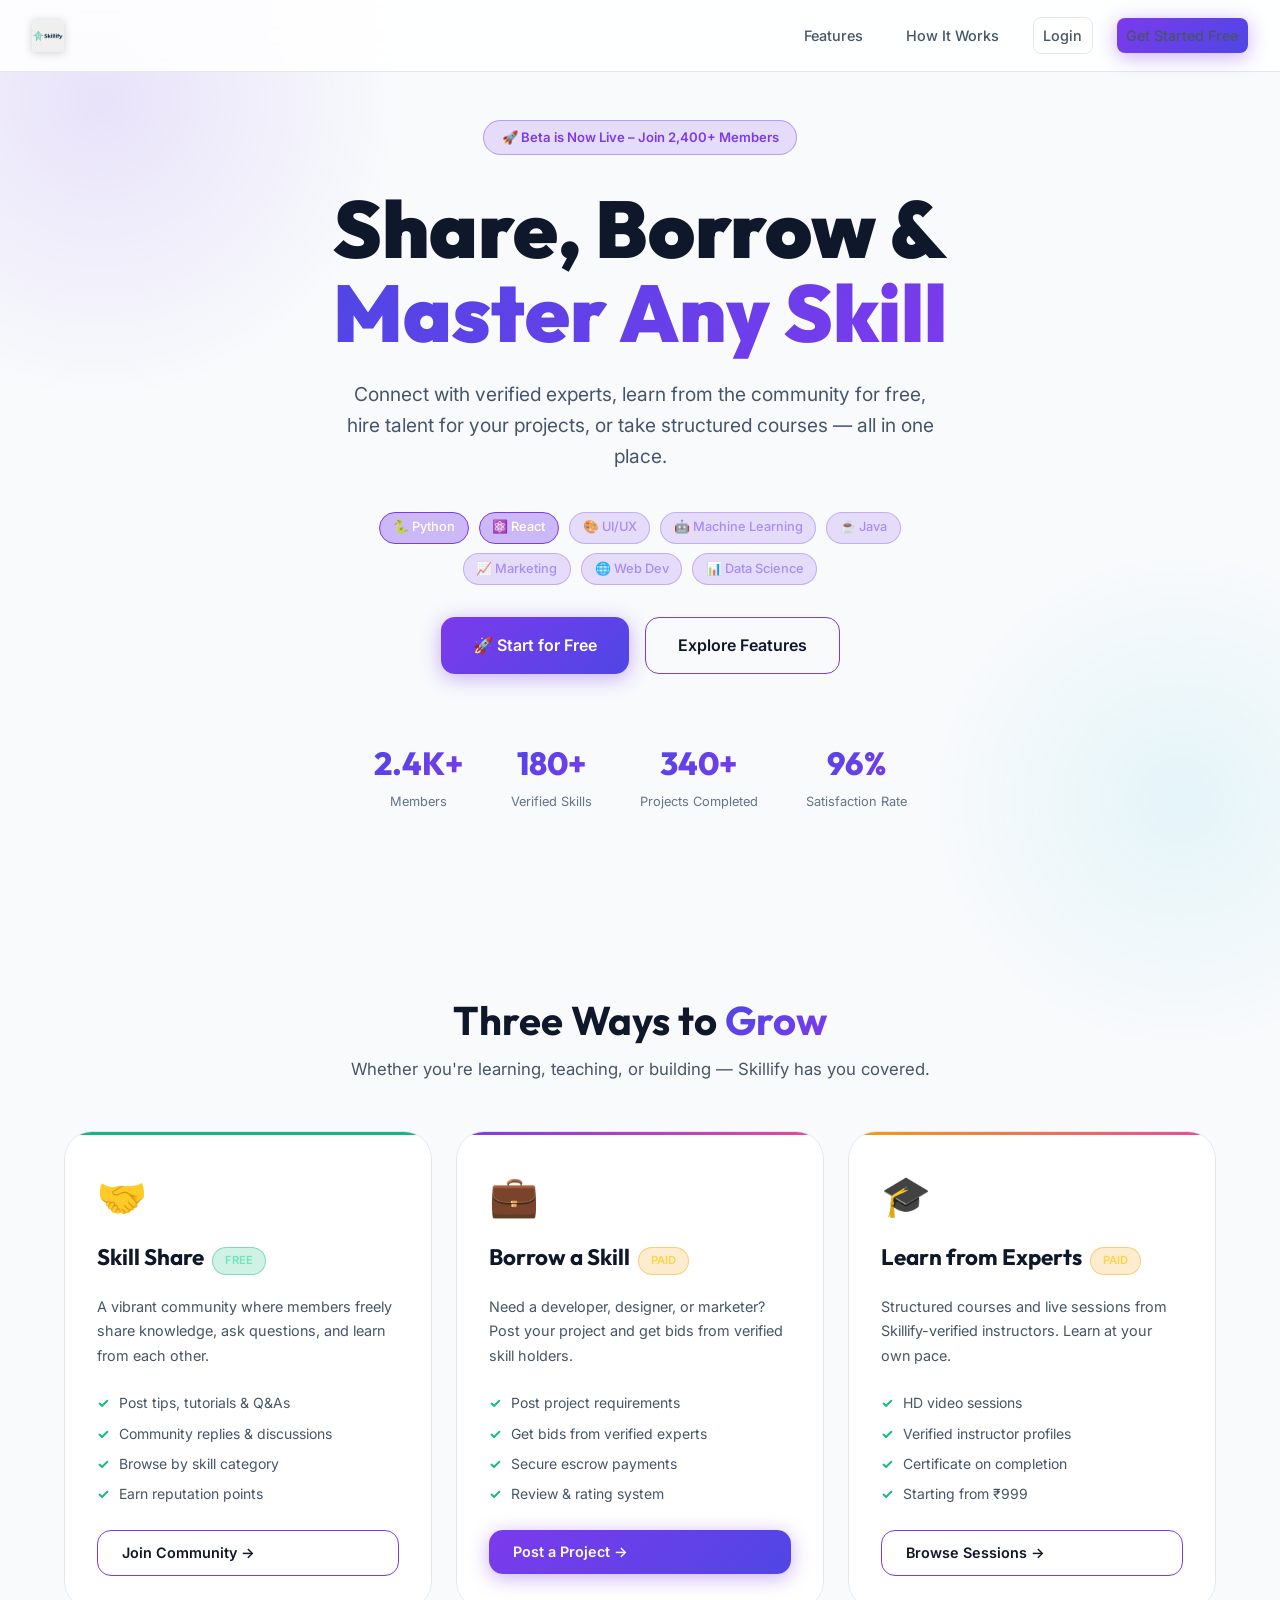
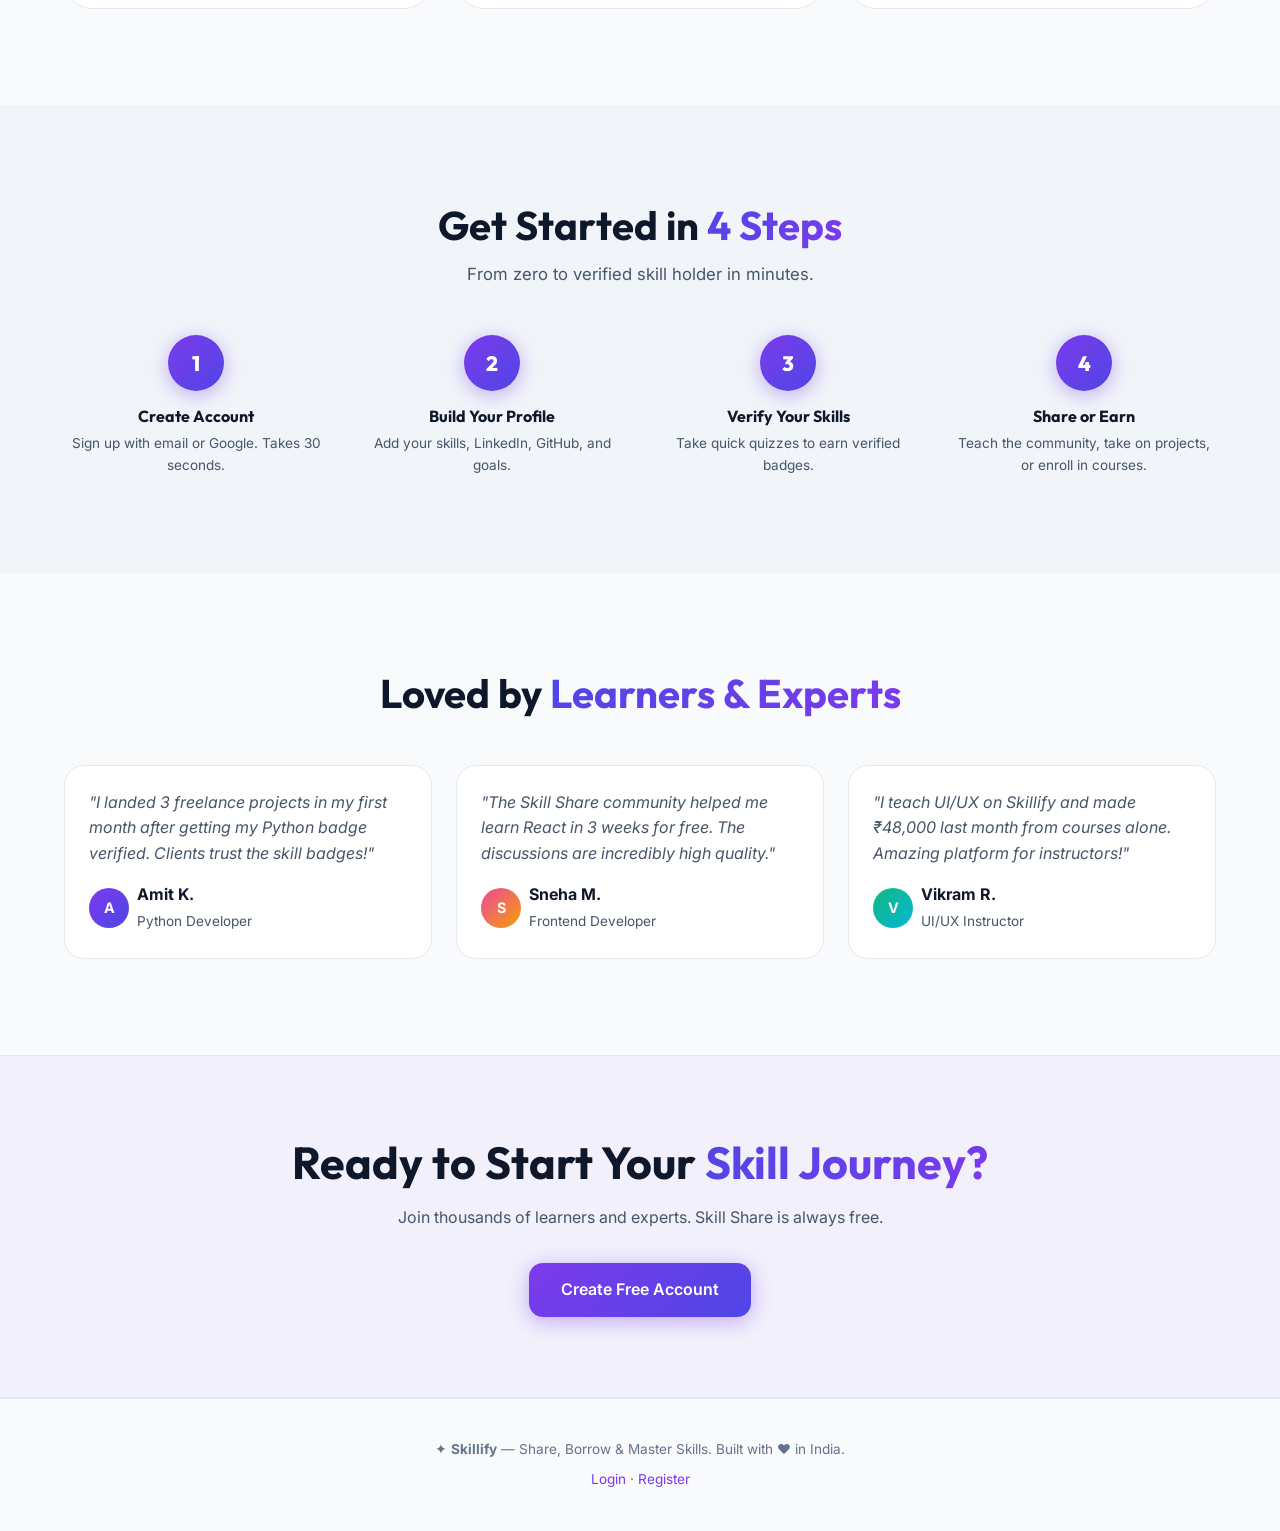
<file: frontend/index.html>
<!DOCTYPE html>
<html lang="en">

<head>
  <meta charset="UTF-8" />
  <meta name="viewport" content="width=device-width, initial-scale=1.0" />
  <title>Skillify – Share, Borrow & Master Skills</title>
  <meta name="description"
    content="Skillify is the ultimate skill-sharing platform. Learn for free, hire experts, or take structured courses from verified professionals." />
  <link rel="stylesheet" href="styles/main.css" />
  <style>
    /* Landing-specific styles */
    .hero {
      min-height: 100vh;
      display: flex;
      align-items: center;
      justify-content: center;
      text-align: center;
      padding: 6rem 1.5rem 4rem;
      position: relative;
      z-index: 1;
    }

    .hero-badge {
      display: inline-flex;
      align-items: center;
      gap: 0.5rem;
      background: rgba(124, 58, 237, 0.15);
      border: 1px solid rgba(124, 58, 237, 0.4);
      border-radius: var(--radius-full);
      padding: 0.4rem 1.1rem;
      font-size: 0.82rem;
      font-weight: 600;
      color: var(--violet);
      margin-bottom: 2rem;
      animation: fadeIn 0.8s ease;
    }

    .hero h1 {
      font-size: clamp(2.5rem, 7vw, 5rem);
      font-weight: 900;
      line-height: 1.05;
      margin-bottom: 1.5rem;
      animation: slideUp 0.8s ease 0.1s both;
    }

    .hero p {
      font-size: clamp(1rem, 2vw, 1.2rem);
      color: var(--text-secondary);
      max-width: 600px;
      margin: 0 auto 2.5rem;
      animation: slideUp 0.8s ease 0.2s both;
    }

    .hero-cta {
      display: flex;
      gap: 1rem;
      justify-content: center;
      flex-wrap: wrap;
      animation: slideUp 0.8s ease 0.3s both;
    }

    .hero-stats {
      display: flex;
      gap: 3rem;
      justify-content: center;
      margin-top: 4rem;
      flex-wrap: wrap;
      animation: slideUp 0.8s ease 0.4s both;
    }

    .hero-stat {
      text-align: center;
    }

    .hero-stat-num {
      font-family: 'Outfit', sans-serif;
      font-size: 2rem;
      font-weight: 800;
      background: var(--grad-text);
      -webkit-background-clip: text;
      -webkit-text-fill-color: transparent;
      background-clip: text;
    }

    .hero-stat-label {
      font-size: 0.8rem;
      color: var(--text-muted);
      margin-top: 0.2rem;
    }

    /* Floating skill chips in hero */
    .hero-chips {
      display: flex;
      flex-wrap: wrap;
      gap: 0.6rem;
      justify-content: center;
      margin: 2rem auto;
      max-width: 600px;
      animation: slideUp 0.8s ease 0.35s both;
    }

    /* Tiers section */
    .tier-card {
      border-radius: var(--radius-xl);
      padding: 2rem;
      background: var(--bg-card);
      border: 1px solid var(--border);
      transition: var(--transition);
      position: relative;
      overflow: hidden;
    }

    .tier-card::before {
      content: '';
      position: absolute;
      top: 0;
      left: 0;
      right: 0;
      height: 3px;
    }

    .tier-free::before {
      background: var(--green);
    }

    .tier-borrow::before {
      background: linear-gradient(90deg, var(--violet), var(--pink));
    }

    .tier-learn::before {
      background: linear-gradient(90deg, var(--amber), var(--pink));
    }

    .tier-card:hover {
      transform: translateY(-8px);
      border-color: var(--border-active);
      box-shadow: var(--shadow-glow-hover);
    }

    .tier-icon {
      font-size: 2.5rem;
      margin-bottom: 1rem;
      display: block;
    }

    .tier-card h3 {
      font-size: 1.4rem;
      margin-bottom: 0.5rem;
    }

    .tier-card p {
      color: var(--text-secondary);
      font-size: 0.9rem;
      line-height: 1.7;
      margin-bottom: 1.5rem;
    }

    .tier-features {
      display: flex;
      flex-direction: column;
      gap: 0.5rem;
      margin-bottom: 1.5rem;
    }

    .tier-features li {
      display: flex;
      align-items: center;
      gap: 0.6rem;
      font-size: 0.875rem;
      color: var(--text-secondary);
    }

    .tier-features li::before {
      content: '✓';
      color: var(--green);
      font-weight: 700;
    }

    /* How it works */
    .steps-grid {
      display: grid;
      grid-template-columns: repeat(auto-fit, minmax(200px, 1fr));
      gap: 2rem;
    }

    .step {
      text-align: center;
    }

    .step-num {
      width: 56px;
      height: 56px;
      border-radius: 50%;
      background: var(--grad-primary);
      display: flex;
      align-items: center;
      justify-content: center;
      font-family: 'Outfit', sans-serif;
      font-size: 1.3rem;
      font-weight: 800;
      color: #fff;
      margin: 0 auto 1rem;
      box-shadow: 0 4px 20px rgba(124, 58, 237, 0.4);
    }

    .step h4 {
      font-size: 1rem;
      margin-bottom: 0.4rem;
    }

    .step p {
      font-size: 0.85rem;
      color: var(--text-secondary);
    }

    /* Testimonials */
    .testimonial-card {
      background: var(--bg-card);
      border: 1px solid var(--border);
      border-radius: var(--radius-lg);
      padding: 1.5rem;
    }

    .testimonial-card p {
      color: var(--text-secondary);
      font-style: italic;
      margin-bottom: 1rem;
    }

    /* CTA Section */
    .cta-section {
      text-align: center;
      padding: 5rem 1.5rem;
      background: rgba(124, 58, 237, 0.05);
      border-top: 1px solid var(--border);
      border-bottom: 1px solid var(--border);
    }

    .cta-section h2 {
      font-size: clamp(1.8rem, 4vw, 2.8rem);
      margin-bottom: 1rem;
    }

    .cta-section p {
      color: var(--text-secondary);
      margin-bottom: 2rem;
    }

    /* Footer */
    footer {
      padding: 2.5rem;
      text-align: center;
      color: var(--text-muted);
      font-size: 0.85rem;
      border-top: 1px solid var(--border);
    }

    footer a {
      color: var(--violet);
    }
  </style>
</head>

<body>

  <!-- Navigation -->
  <nav class="nav">
    <a href="index.html" class="nav-logo"><img src="logo.png" alt="Skillify" style="height:32px;width:auto;vertical-align:middle;filter:drop-shadow(0 1px 4px rgba(0,0,0,0.18));"></a>
    <div class="nav-links">
      <a href="#tiers" class="nav-desktop">Features</a>
      <a href="#how-it-works" class="nav-desktop">How It Works</a>
      <a href="auth.html?mode=login" class="btn btn-glass btn-sm">Login</a>
      <a href="auth.html?mode=register" class="btn btn-primary btn-sm">Get Started Free</a>
    </div>
  </nav>

  <!-- HERO -->
  <section class="hero">
    <div>
      <div class="hero-badge">🚀 Beta is Now Live – Join 2,400+ Members</div>
      <h1>
        Share, Borrow &<br />
        <span class="gradient-text">Master Any Skill</span>
      </h1>
      <p>Connect with verified experts, learn from the community for free, hire talent for your projects, or take
        structured courses — all in one place.</p>
      <div class="hero-chips">
        <span class="chip selected">🐍 Python</span>
        <span class="chip selected">⚛️ React</span>
        <span class="chip">🎨 UI/UX</span>
        <span class="chip">🤖 Machine Learning</span>
        <span class="chip">☕ Java</span>
        <span class="chip">📈 Marketing</span>
        <span class="chip">🌐 Web Dev</span>
        <span class="chip">📊 Data Science</span>
      </div>
      <div class="hero-cta">
        <a href="auth.html?mode=register" class="btn btn-primary btn-lg">🚀 Start for Free</a>
        <a href="#tiers" class="btn btn-outline btn-lg">Explore Features</a>
      </div>
      <div class="hero-stats">
        <div class="hero-stat">
          <div class="hero-stat-num">2.4K+</div>
          <div class="hero-stat-label">Members</div>
        </div>
        <div class="hero-stat">
          <div class="hero-stat-num">180+</div>
          <div class="hero-stat-label">Verified Skills</div>
        </div>
        <div class="hero-stat">
          <div class="hero-stat-num">340+</div>
          <div class="hero-stat-label">Projects Completed</div>
        </div>
        <div class="hero-stat">
          <div class="hero-stat-num">96%</div>
          <div class="hero-stat-label">Satisfaction Rate</div>
        </div>
      </div>
    </div>
  </section>

  <!-- TIERS -->
  <section class="section" id="tiers">
    <div class="container">
      <div class="section-header">
        <h2>Three Ways to <span class="gradient-text">Grow</span></h2>
        <p>Whether you're learning, teaching, or building — Skillify has you covered.</p>
      </div>
      <div class="grid-3">

        <!-- Tier 1: Free -->
        <div class="tier-card tier-free slide-up">
          <span class="tier-icon">🤝</span>
          <div class="flex items-center gap-1 mb-2">
            <h3>Skill Share</h3>
            <span class="badge badge-free">FREE</span>
          </div>
          <p>A vibrant community where members freely share knowledge, ask questions, and learn from each other.</p>
          <ul class="tier-features">
            <li>Post tips, tutorials & Q&As</li>
            <li>Community replies & discussions</li>
            <li>Browse by skill category</li>
            <li>Earn reputation points</li>
          </ul>
          <a href="auth.html?mode=register" class="btn btn-outline w-full">Join Community →</a>
        </div>

        <!-- Tier 2: Borrow -->
        <div class="tier-card tier-borrow slide-up" style="animation-delay:0.1s">
          <span class="tier-icon">💼</span>
          <div class="flex items-center gap-1 mb-2">
            <h3>Borrow a Skill</h3>
            <span class="badge badge-paid">PAID</span>
          </div>
          <p>Need a developer, designer, or marketer? Post your project and get bids from verified skill holders.</p>
          <ul class="tier-features">
            <li>Post project requirements</li>
            <li>Get bids from verified experts</li>
            <li>Secure escrow payments</li>
            <li>Review & rating system</li>
          </ul>
          <a href="auth.html?mode=register" class="btn btn-primary w-full">Post a Project →</a>
        </div>

        <!-- Tier 3: Learn -->
        <div class="tier-card tier-learn slide-up" style="animation-delay:0.2s">
          <span class="tier-icon">🎓</span>
          <div class="flex items-center gap-1 mb-2">
            <h3>Learn from Experts</h3>
            <span class="badge badge-paid">PAID</span>
          </div>
          <p>Structured courses and live sessions from Skillify-verified instructors. Learn at your own pace.</p>
          <ul class="tier-features">
            <li>HD video sessions</li>
            <li>Verified instructor profiles</li>
            <li>Certificate on completion</li>
            <li>Starting from ₹999</li>
          </ul>
          <a href="auth.html?mode=register" class="btn btn-outline w-full">Browse Sessions →</a>
        </div>

      </div>
    </div>
  </section>

  <!-- HOW IT WORKS -->
  <section class="section" id="how-it-works" style="background: #f1f5f9;">
    <div class="container">
      <div class="section-header">
        <h2>Get Started in <span class="gradient-text">4 Steps</span></h2>
        <p>From zero to verified skill holder in minutes.</p>
      </div>
      <div class="steps-grid">
        <div class="step slide-up">
          <div class="step-num">1</div>
          <h4>Create Account</h4>
          <p>Sign up with email or Google. Takes 30 seconds.</p>
        </div>
        <div class="step slide-up" style="animation-delay:0.1s">
          <div class="step-num">2</div>
          <h4>Build Your Profile</h4>
          <p>Add your skills, LinkedIn, GitHub, and goals.</p>
        </div>
        <div class="step slide-up" style="animation-delay:0.2s">
          <div class="step-num">3</div>
          <h4>Verify Your Skills</h4>
          <p>Take quick quizzes to earn verified badges.</p>
        </div>
        <div class="step slide-up" style="animation-delay:0.3s">
          <div class="step-num">4</div>
          <h4>Share or Earn</h4>
          <p>Teach the community, take on projects, or enroll in courses.</p>
        </div>
      </div>
    </div>
  </section>

  <!-- TESTIMONIALS -->
  <section class="section">
    <div class="container">
      <div class="section-header">
        <h2>Loved by <span class="gradient-text">Learners & Experts</span></h2>
      </div>
      <div class="grid-3">
        <div class="testimonial-card">
          <p>"I landed 3 freelance projects in my first month after getting my Python badge verified. Clients trust the
            skill badges!"</p>
          <div class="flex items-center gap-1">
            <div class="avatar">A</div>
            <div><strong>Amit K.</strong><br /><span class="txt-sm txt-muted">Python Developer</span></div>
          </div>
        </div>
        <div class="testimonial-card" style="animation-delay:0.1s">
          <p>"The Skill Share community helped me learn React in 3 weeks for free. The discussions are incredibly high
            quality."</p>
          <div class="flex items-center gap-1">
            <div class="avatar" style="background: linear-gradient(135deg,#ec4899,#f59e0b)">S</div>
            <div><strong>Sneha M.</strong><br /><span class="txt-sm txt-muted">Frontend Developer</span></div>
          </div>
        </div>
        <div class="testimonial-card" style="animation-delay:0.2s">
          <p>"I teach UI/UX on Skillify and made ₹48,000 last month from courses alone. Amazing platform for
            instructors!"</p>
          <div class="flex items-center gap-1">
            <div class="avatar" style="background: linear-gradient(135deg,#10b981,#06b6d4)">V</div>
            <div><strong>Vikram R.</strong><br /><span class="txt-sm txt-muted">UI/UX Instructor</span></div>
          </div>
        </div>
      </div>
    </div>
  </section>

  <!-- CTA -->
  <div class="cta-section">
    <h2>Ready to Start Your <span class="gradient-text">Skill Journey?</span></h2>
    <p>Join thousands of learners and experts. Skill Share is always free.</p>
    <a href="auth.html?mode=register" class="btn btn-primary btn-lg">Create Free Account</a>
  </div>

  <!-- FOOTER -->
  <footer>
    <p>✦ <strong>Skillify</strong> — Share, Borrow & Master Skills. Built with ❤️ in India.</p>
    <p class="mt-1"><a href="auth.html?mode=login">Login</a> · <a href="auth.html?mode=register">Register</a></p>
  </footer>

</body>

</html>
</file>
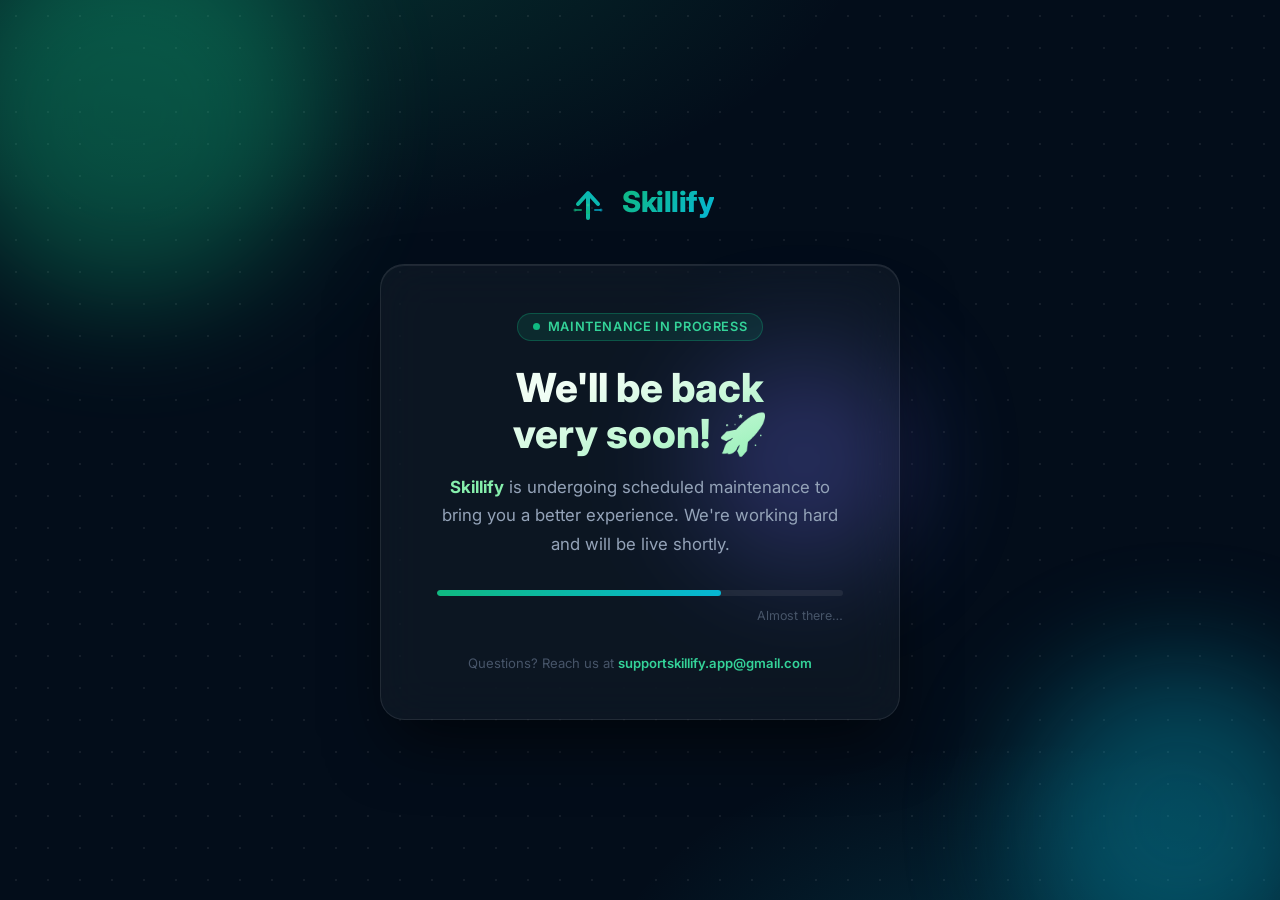
<file: frontend/maintenance.html>
<!DOCTYPE html>
<html lang="en">
<head>
    <meta charset="UTF-8">
    <meta name="viewport" content="width=device-width, initial-scale=1.0">
    <title>Skillify – Under Maintenance</title>
    <link rel="preconnect" href="https://fonts.googleapis.com">
    <link href="https://fonts.googleapis.com/css2?family=Inter:wght@400;500;600;700;800&display=swap" rel="stylesheet">
    <style>
        *, *::before, *::after { box-sizing: border-box; margin: 0; padding: 0; }

        :root {
            --teal:   #10b981;
            --teal-d: #059669;
            --cyan:   #06b6d4;
            --dark:   #030d1a;
            --card:   rgba(255,255,255,0.04);
            --border: rgba(255,255,255,0.09);
            --text:   #f0fdf4;
            --sub:    #94a3b8;
        }

        html, body {
            height: 100%;
            font-family: 'Inter', sans-serif;
            background: var(--dark);
            color: var(--text);
            overflow: hidden;
        }

        /* ── animated mesh background ── */
        .bg {
            position: fixed; inset: 0; z-index: 0;
            background: radial-gradient(ellipse 80% 60% at 20% -10%, rgba(16,185,129,.22) 0%, transparent 60%),
                        radial-gradient(ellipse 60% 50% at 80% 110%, rgba(6,182,212,.18) 0%, transparent 55%),
                        var(--dark);
        }

        /* ── floating orbs ── */
        .orb {
            position: fixed; border-radius: 50%;
            filter: blur(60px); opacity: .35; animation: drift 18s ease-in-out infinite alternate;
        }
        .orb-1 { width: 380px; height: 380px; background: #10b981; top: -80px;  left: -60px;  animation-duration: 20s; }
        .orb-2 { width: 320px; height: 320px; background: #06b6d4; bottom: -80px; right: -60px; animation-duration: 15s; animation-delay: -5s; }
        .orb-3 { width: 200px; height: 200px; background: #6366f1; top: 40%; left: 55%; animation-duration: 25s; animation-delay: -10s; }

        @keyframes drift {
            from { transform: translate(0,0) scale(1); }
            to   { transform: translate(30px, 40px) scale(1.08); }
        }

        /* ── grid dots ── */
        .grid {
            position: fixed; inset: 0; z-index: 0;
            background-image: radial-gradient(rgba(255,255,255,.07) 1px, transparent 1px);
            background-size: 32px 32px;
        }

        /* ── centre layout ── */
        .scene {
            position: relative; z-index: 10;
            display: flex; flex-direction: column; align-items: center; justify-content: center;
            min-height: 100vh; padding: 2rem;
            gap: 2.5rem;
        }

        /* ── logo ── */
        .logo-wrap {
            display: flex; align-items: center; gap: 12px;
            animation: fadeDown .7s cubic-bezier(.16,1,.3,1) both;
        }
        /* inline SVG arrow filled with teal gradient */
        .logo-wrap svg.icon { width: 44px; height: 44px; }
        .logo-text {
            font-size: 1.8rem; font-weight: 800; letter-spacing: -.5px;
            background: linear-gradient(130deg, #10b981, #06b6d4);
            -webkit-background-clip: text; -webkit-text-fill-color: transparent;
            background-clip: text;
        }

        /* ── card ── */
        .card {
            background: var(--card);
            border: 1px solid var(--border);
            border-radius: 24px;
            padding: 3rem 3.5rem;
            text-align: center;
            max-width: 520px; width: 100%;
            backdrop-filter: blur(24px);
            box-shadow: 0 32px 64px -12px rgba(0,0,0,.6), inset 0 1px 0 rgba(255,255,255,.08);
            animation: fadeUp .8s .15s cubic-bezier(.16,1,.3,1) both;
        }

        .status-chip {
            display: inline-flex; align-items: center; gap: 8px;
            background: rgba(16,185,129,.12);
            border: 1px solid rgba(16,185,129,.3);
            color: #34d399;
            font-size: .8rem; font-weight: 600; letter-spacing: .05em;
            padding: .35rem .9rem; border-radius: 999px;
            margin-bottom: 1.5rem;
        }
        .status-chip .dot {
            width: 7px; height: 7px; border-radius: 50%;
            background: #10b981;
            animation: blink 1.4s ease-in-out infinite;
        }

        h1 {
            font-size: clamp(1.9rem, 4vw, 2.5rem);
            font-weight: 800; line-height: 1.15;
            margin-bottom: 1rem;
            background: linear-gradient(160deg, #f0fdf4 30%, #86efac);
            -webkit-background-clip: text; -webkit-text-fill-color: transparent;
            background-clip: text;
        }

        p {
            color: var(--sub);
            font-size: 1.05rem; line-height: 1.7;
            margin-bottom: 2rem;
        }

        /* Progress bar */
        .progress-wrap {
            background: rgba(255,255,255,.07);
            border-radius: 999px; height: 6px;
            overflow: hidden; margin-bottom: .75rem;
        }
        .progress-bar {
            height: 100%;
            background: linear-gradient(90deg, #10b981, #06b6d4);
            border-radius: 999px;
            width: 70%;
            animation: progress 3s ease-in-out infinite alternate;
        }
        .progress-label {
            font-size: .78rem; color: #475569; text-align: right;
        }

        /* Social / contact row */
        .contact {
            margin-top: 2rem;
            font-size: .82rem; color: #475569;
        }
        .contact a { color: #34d399; text-decoration: none; font-weight: 600; }
        .contact a:hover { text-decoration: underline; }

        /* ── animations ── */
        @keyframes fadeDown {
            from { opacity: 0; transform: translateY(-20px); }
            to   { opacity: 1; transform: translateY(0); }
        }
        @keyframes fadeUp {
            from { opacity: 0; transform: translateY(30px); }
            to   { opacity: 1; transform: translateY(0); }
        }
        @keyframes blink {
            0%, 100% { opacity: 1; } 50% { opacity: .3; }
        }
        @keyframes progress {
            from { width: 60%; } to { width: 82%; }
        }

        /* ── responsive ── */
        @media (max-width: 500px) {
            .card { padding: 2rem 1.5rem; }
        }
    </style>
</head>
<body>

<div class="bg"></div>
<div class="grid"></div>
<div class="orb orb-1"></div>
<div class="orb orb-2"></div>
<div class="orb orb-3"></div>

<div class="scene">

    <!-- Logo (inline SVG – always visible, no file path needed) -->
    <div class="logo-wrap">
        <svg class="icon" viewBox="0 0 44 44" fill="none" xmlns="http://www.w3.org/2000/svg">
            <defs>
                <linearGradient id="g1" x1="0" y1="44" x2="44" y2="0" gradientUnits="userSpaceOnUse">
                    <stop stop-color="#10b981"/>
                    <stop offset="1" stop-color="#06b6d4"/>
                </linearGradient>
            </defs>
            <!-- Arrow body -->
            <path d="M22 38V14" stroke="url(#g1)" stroke-width="4" stroke-linecap="round"/>
            <!-- Arrowhead -->
            <path d="M12 24L22 13L32 24" stroke="url(#g1)" stroke-width="4" stroke-linecap="round" stroke-linejoin="round"/>
            <!-- Circuit dots -->
            <circle cx="22" cy="32" r="2.2" fill="#10b981"/>
            <circle cx="22" cy="25" r="1.5" fill="#34d399" opacity=".6"/>
            <!-- Left branch -->
            <path d="M15 30H10" stroke="#10b981" stroke-width="2" stroke-linecap="round" opacity=".7"/>
            <circle cx="9" cy="30" r="1.5" fill="#10b981" opacity=".6"/>
            <!-- Right branch -->
            <path d="M29 30H34" stroke="#06b6d4" stroke-width="2" stroke-linecap="round" opacity=".7"/>
            <circle cx="35" cy="30" r="1.5" fill="#06b6d4" opacity=".6"/>
        </svg>
        <span class="logo-text">Skillify</span>
    </div>

    <!-- Main card -->
    <div class="card">
        <div class="status-chip">
            <span class="dot"></span>
            MAINTENANCE IN PROGRESS
        </div>

        <h1>We'll be back<br>very soon! 🚀</h1>

        <p>
            <strong style="color:#86efac">Skillify</strong> is undergoing scheduled maintenance to bring you a better experience.
            We're working hard and will be live shortly.
        </p>

        <div class="progress-wrap">
            <div class="progress-bar"></div>
        </div>
        <div class="progress-label">Almost there…</div>

        <div class="contact">
            Questions? Reach us at
            <a href="mailto:supportskillify.app@gmail.com">supportskillify.app@gmail.com</a>
        </div>
    </div>

</div>
</body>
</html>
</file>
<file: frontend/styles/main.css>
/* ==========================================================
   Skillify – Global Design System
   Dark Violet Premium Theme with Glassmorphism
   ========================================================== */

@import url('https://fonts.googleapis.com/css2?family=Outfit:wght@300;400;500;600;700;800;900&family=Inter:wght@300;400;500;600&display=swap');

/* ── CSS Variables ── */
:root {
    /* ── Light Theme Design System ── */
    --bg-primary: #f8fafc;
    --bg-secondary: #ffffff;
    --bg-card: #ffffff;
    --bg-card-hover: #f1f5f9;

    --violet: #7c3aed;
    --violet-light: #9b5de5;
    --indigo: #4f46e5;
    --pink: #ec4899;
    --amber: #f59e0b;
    --green: #10b981;
    --red: #ef4444;
    --cyan: #06b6d4;

    --grad-primary: linear-gradient(135deg, #7c3aed, #4f46e5);
    --grad-card: linear-gradient(135deg, rgba(124, 58, 237, 0.05), rgba(79, 70, 229, 0.03));
    --grad-text: linear-gradient(135deg, #4f46e5, #7c3aed);

    --text-primary: #0f172a;
    --text-secondary: #475569;
    --text-muted: #64748b;

    --border: #e2e8f0;
    --border-active: #7c3aed;

    --shadow-card: 0 4px 6px -1px rgba(0, 0, 0, 0.1), 0 2px 4px -1px rgba(0, 0, 0, 0.06);
    --shadow-premium: 0 10px 15px -3px rgba(0, 0, 0, 0.1), 0 4px 6px -2px rgba(0, 0, 0, 0.05);
    --shadow-glow: 0 0 20px rgba(124, 58, 237, 0.08);

    --radius-sm: 8px;
    --radius-md: 14px;
    --radius-lg: 20px;
    --radius-xl: 28px;
    --radius-full: 9999px;

    --transition: all 0.3s cubic-bezier(0.4, 0, 0.2, 1);
    --transition-fast: all 0.15s ease;

    --nav-h: 72px;
}

/* ── Reset ── */
*,
*::before,
*::after {
    box-sizing: border-box;
    margin: 0;
    padding: 0;
}

html {
    scroll-behavior: smooth;
}

body {
    font-family: 'Inter', sans-serif;
    background: var(--bg-primary);
    color: var(--text-primary);
    min-height: 100vh;
    overflow-x: hidden;
    line-height: 1.6;
}

img,
svg {
    max-width: 100%;
    display: block;
}

a {
    text-decoration: none;
    color: inherit;
}

ul {
    list-style: none;
}

button {
    font-family: inherit;
    cursor: pointer;
    border: none;
    outline: none;
}

input,
textarea,
select {
    font-family: inherit;
    outline: none;
}

/* ── Background animated gradient orbs ── */
body::before {
    content: '';
    position: fixed;
    width: 600px;
    height: 600px;
    background: radial-gradient(circle, rgba(124, 58, 237, 0.12) 0%, transparent 70%);
    top: -200px;
    left: -200px;
    pointer-events: none;
    z-index: 0;
    animation: orbFloat 8s ease-in-out infinite;
}

body::after {
    content: '';
    position: fixed;
    width: 500px;
    height: 500px;
    background: radial-gradient(circle, rgba(6, 182, 212, 0.08) 0%, transparent 70%);
    bottom: -150px;
    right: -150px;
    pointer-events: none;
    z-index: 0;
    animation: orbFloat 10s ease-in-out infinite reverse;
}

@keyframes orbFloat {

    0%,
    100% {
        transform: translate(0, 0);
    }

    50% {
        transform: translate(30px, 30px);
    }
}

/* ── Scrollbar ── */
::-webkit-scrollbar {
    width: 6px;
}

::-webkit-scrollbar-track {
    background: #f1f5f9;
}

::-webkit-scrollbar-thumb {
    background: #cbd5e1;
    border-radius: 3px;
}

/* ── Typography ── */
h1,
h2,
h3,
h4,
h5,
h6 {
    font-family: 'Outfit', sans-serif;
    font-weight: 700;
    line-height: 1.2;
}

.gradient-text {
    background: var(--grad-text);
    -webkit-background-clip: text;
    -webkit-text-fill-color: transparent;
    background-clip: text;
}

/* ── Nav ── */
.nav {
    position: fixed;
    top: 0;
    left: 0;
    right: 0;
    z-index: 100;
    height: var(--nav-h);
    display: flex;
    align-items: center;
    justify-content: space-between;
    padding: 0 2rem;
    background: rgba(255, 255, 255, 0.85);
    backdrop-filter: blur(20px);
    border-bottom: 1px solid var(--border);
    transition: var(--transition);
}

.nav-logo {
    font-family: 'Outfit', sans-serif;
    font-size: 1.5rem;
    font-weight: 800;
    background: var(--grad-text);
    -webkit-background-clip: text;
    -webkit-text-fill-color: transparent;
    background-clip: text;
}

.nav-links {
    display: flex;
    align-items: center;
    gap: 1.5rem;
}

.nav-links a {
    color: var(--text-secondary);
    font-size: 0.9rem;
    font-weight: 500;
    transition: var(--transition);
    padding: 0.4rem 0.6rem;
    border-radius: var(--radius-sm);
}

.nav-links a:hover {
    color: var(--text-primary);
    background: var(--bg-card);
}

.nav-links a.active {
    color: var(--violet-light);
}

/* ── Buttons ── */
.btn {
    display: inline-flex;
    align-items: center;
    gap: 0.5rem;
    padding: 0.65rem 1.5rem;
    border-radius: var(--radius-md);
    font-weight: 600;
    font-size: 0.9rem;
    transition: var(--transition);
    position: relative;
    overflow: hidden;
    cursor: pointer;
}

.btn::before {
    content: '';
    position: absolute;
    inset: 0;
    background: rgba(255, 255, 255, 0.1);
    transform: translateX(-100%);
    transition: transform 0.3s ease;
}

.btn:hover::before {
    transform: translateX(0);
}

.btn-primary {
    background: var(--grad-primary);
    color: #fff;
    box-shadow: 0 4px 20px rgba(124, 58, 237, 0.4);
}

.btn-primary:hover {
    box-shadow: 0 4px 30px rgba(124, 58, 237, 0.6);
    transform: translateY(-2px);
}

.btn-outline {
    background: transparent;
    color: var(--text-primary);
    border: 1px solid var(--border-active);
}

.btn-outline:hover {
    background: rgba(124, 58, 237, 0.1);
    border-color: var(--violet);
}

.btn-glass {
    background: var(--bg-card);
    color: var(--text-primary);
    border: 1px solid var(--border);
    backdrop-filter: blur(10px);
}

.btn-glass:hover {
    background: var(--bg-card-hover);
    border-color: var(--border-active);
}

.btn-sm {
    padding: 0.45rem 1rem;
    font-size: 0.82rem;
    border-radius: var(--radius-sm);
}

.btn-lg {
    padding: 0.9rem 2rem;
    font-size: 1rem;
}

.btn-full {
    width: 100%;
    justify-content: center;
}

/* ── Cards ── */
.card {
    background: var(--bg-card);
    border: 1px solid var(--border);
    border-radius: var(--radius-lg);
    padding: 1.5rem;
    backdrop-filter: blur(10px);
    transition: var(--transition);
}

.card:hover {
    border-color: var(--border-active);
    background: var(--bg-card-hover);
    box-shadow: var(--shadow-glow);
    transform: translateY(-3px);
}

.card-glass {
    background: rgba(255, 255, 255, 0.03);
    border: 1px solid var(--border);
    border-radius: var(--radius-lg);
    backdrop-filter: blur(20px);
}

/* ── Badges ── */
.badge {
    display: inline-flex;
    align-items: center;
    gap: 0.35rem;
    padding: 0.25rem 0.75rem;
    border-radius: var(--radius-full);
    font-size: 0.75rem;
    font-weight: 600;
}

.badge-violet {
    background: rgba(124, 58, 237, 0.2);
    color: #a78bfa;
    border: 1px solid rgba(124, 58, 237, 0.3);
}

.badge-green {
    background: rgba(16, 185, 129, 0.15);
    color: #34d399;
    border: 1px solid rgba(16, 185, 129, 0.3);
}

.badge-pink {
    background: rgba(236, 72, 153, 0.15);
    color: #f472b6;
    border: 1px solid rgba(236, 72, 153, 0.3);
}

.badge-amber {
    background: rgba(245, 158, 11, 0.15);
    color: #fbbf24;
    border: 1px solid rgba(245, 158, 11, 0.3);
}

.badge-cyan {
    background: rgba(6, 182, 212, 0.15);
    color: #22d3ee;
    border: 1px solid rgba(6, 182, 212, 0.3);
}

.badge-free {
    background: rgba(16, 185, 129, 0.2);
    color: #6ee7b7;
    border: 1px solid rgba(16, 185, 129, 0.4);
    font-size: 0.7rem;
}

.badge-paid {
    background: rgba(245, 158, 11, 0.2);
    color: #fcd34d;
    border: 1px solid rgba(245, 158, 11, 0.4);
    font-size: 0.7rem;
}

/* ── Forms ── */
.form-group {
    display: flex;
    flex-direction: column;
    gap: 0.5rem;
}

.form-label {
    font-size: 0.85rem;
    font-weight: 600;
    color: var(--text-secondary);
}

.form-input,
.form-select,
.form-textarea {
    background: rgba(255, 255, 255, 0.05);
    border: 1px solid var(--border);
    border-radius: var(--radius-md);
    padding: 0.75rem 1rem;
    color: var(--text-primary);
    font-size: 0.9rem;
    transition: var(--transition);
    width: 100%;
}

.form-input::placeholder,
.form-textarea::placeholder {
    color: var(--text-muted);
}

.form-input:focus,
.form-select:focus,
.form-textarea:focus {
    border-color: var(--violet);
    background: rgba(124, 58, 237, 0.08);
    box-shadow: 0 0 0 3px rgba(124, 58, 237, 0.15);
}

.form-select {
    -webkit-appearance: none;
    appearance: none;
}

.form-textarea {
    resize: vertical;
    min-height: 100px;
}

/* ── Tags / Chips ── */
.chip {
    display: inline-flex;
    align-items: center;
    gap: 0.4rem;
    background: rgba(124, 58, 237, 0.15);
    border: 1px solid rgba(124, 58, 237, 0.3);
    color: #a78bfa;
    border-radius: var(--radius-full);
    padding: 0.3rem 0.8rem;
    font-size: 0.8rem;
    font-weight: 500;
    cursor: pointer;
    transition: var(--transition);
}

.chip:hover,
.chip.selected {
    background: rgba(124, 58, 237, 0.35);
    border-color: var(--violet);
}

.chip.selected {
    color: #fff;
}

/* ── Divider ── */
.divider {
    display: flex;
    align-items: center;
    gap: 1rem;
    text-align: center;
    color: var(--text-muted);
    font-size: 0.8rem;
}

.divider::before,
.divider::after {
    content: '';
    flex: 1;
    height: 1px;
    background: var(--border);
}

/* ── Loader ── */
.loader {
    width: 40px;
    height: 40px;
    border: 3px solid var(--border);
    border-top-color: var(--violet);
    border-radius: 50%;
    animation: spin 0.8s linear infinite;
}

@keyframes spin {
    to {
        transform: rotate(360deg);
    }
}

/* ── Toasts ── */
.toast-container {
    position: fixed;
    bottom: 2rem;
    right: 2rem;
    z-index: 9999;
    display: flex;
    flex-direction: column;
    gap: 0.75rem;
}

.toast {
    background: var(--bg-card);
    border: 1px solid var(--border);
    border-radius: var(--radius-md);
    padding: 1rem 1.25rem;
    display: flex;
    align-items: center;
    gap: 0.75rem;
    backdrop-filter: blur(20px);
    box-shadow: var(--shadow-card);
    animation: toastIn 0.3s ease;
    min-width: 280px;
}

.toast.success {
    border-color: rgba(16, 185, 129, 0.5);
}

.toast.error {
    border-color: rgba(239, 68, 68, 0.5);
}

@keyframes toastIn {
    from {
        transform: translateX(100%);
        opacity: 0;
    }

    to {
        transform: translateX(0);
        opacity: 1;
    }
}

/* ── Avatar ── */
.avatar {
    width: 40px;
    height: 40px;
    border-radius: 50%;
    display: flex;
    align-items: center;
    justify-content: center;
    font-weight: 700;
    font-size: 0.9rem;
    background: var(--grad-primary);
    color: #fff;
    flex-shrink: 0;
}

.avatar-lg {
    width: 64px;
    height: 64px;
    font-size: 1.3rem;
}

.avatar-xl {
    width: 96px;
    height: 96px;
    font-size: 2rem;
}

/* ── Stat Card ── */
.stat-card {
    text-align: center;
    padding: 1.25rem;
    background: var(--bg-card);
    border: 1px solid var(--border);
    border-radius: var(--radius-md);
}

.stat-card .stat-number {
    font-family: 'Outfit', sans-serif;
    font-size: 2rem;
    font-weight: 800;
    background: var(--grad-text);
    -webkit-background-clip: text;
    -webkit-text-fill-color: transparent;
    background-clip: text;
}

.stat-card .stat-label {
    font-size: 0.8rem;
    color: var(--text-muted);
    margin-top: 0.25rem;
}

/* ── Progress Bar ── */
.progress-bar {
    height: 6px;
    background: var(--border);
    border-radius: var(--radius-full);
    overflow: hidden;
}

.progress-fill {
    height: 100%;
    background: var(--grad-primary);
    border-radius: var(--radius-full);
    transition: width 0.5s ease;
}

/* ── Rating Stars ── */
.stars {
    color: var(--amber);
    font-size: 0.85rem;
}

/* ── Animations ── */
@keyframes fadeIn {
    from {
        opacity: 0;
    }

    to {
        opacity: 1;
    }
}

@keyframes slideUp {
    from {
        opacity: 0;
        transform: translateY(20px);
    }

    to {
        opacity: 1;
        transform: translateY(0);
    }
}

@keyframes scaleIn {
    from {
        opacity: 0;
        transform: scale(0.9);
    }

    to {
        opacity: 1;
        transform: scale(1);
    }
}

@keyframes pulse {

    0%,
    100% {
        opacity: 1;
    }

    50% {
        opacity: 0.6;
    }
}

@keyframes shimmer {
    0% {
        background-position: -200% 0;
    }

    100% {
        background-position: 200% 0;
    }
}

.fade-in {
    animation: fadeIn 0.5s ease;
}

.slide-up {
    animation: slideUp 0.5s ease;
}

.scale-in {
    animation: scaleIn 0.4s ease;
}

/* ── Utilities ── */
.container {
    max-width: 1200px;
    margin: 0 auto;
    padding: 0 1.5rem;
}

.container-sm {
    max-width: 800px;
    margin: 0 auto;
    padding: 0 1.5rem;
}

.flex {
    display: flex;
}

.flex-col {
    flex-direction: column;
}

.items-center {
    align-items: center;
}

.justify-between {
    justify-content: space-between;
}

.justify-center {
    justify-content: center;
}

.gap-1 {
    gap: 0.5rem;
}

.gap-2 {
    gap: 1rem;
}

.gap-3 {
    gap: 1.5rem;
}

.gap-4 {
    gap: 2rem;
}

.grid-2 {
    display: grid;
    grid-template-columns: repeat(2, 1fr);
    gap: 1.5rem;
}

.grid-3 {
    display: grid;
    grid-template-columns: repeat(3, 1fr);
    gap: 1.5rem;
}

.grid-4 {
    display: grid;
    grid-template-columns: repeat(4, 1fr);
    gap: 1rem;
}

.mt-1 {
    margin-top: 0.5rem;
}

.mt-2 {
    margin-top: 1rem;
}

.mt-3 {
    margin-top: 1.5rem;
}

.mt-4 {
    margin-top: 2rem;
}

.mb-1 {
    margin-bottom: 0.5rem;
}

.mb-2 {
    margin-bottom: 1rem;
}

.txt-sm {
    font-size: 0.85rem;
}

.txt-muted {
    color: var(--text-secondary);
}

.txt-center {
    text-align: center;
}

.txt-right {
    text-align: right;
}

.w-full {
    width: 100%;
}

.hidden {
    display: none !important;
}

.section {
    padding: 6rem 0;
    position: relative;
    z-index: 1;
}

.section-header {
    text-align: center;
    margin-bottom: 3rem;
}

.section-header h2 {
    font-size: clamp(1.8rem, 4vw, 2.5rem);
    margin-bottom: 0.75rem;
}

.section-header p {
    color: var(--text-secondary);
    font-size: 1.05rem;
}

/* ── Page layout (post-login) ── */
.page-content {
    padding-top: calc(var(--nav-h) + 2rem);
    min-height: 100vh;
}

/* ── Badge Tiers ────────────────────────────────────────── */
.badge-tier {
    display: inline-flex;
    align-items: center;
    gap: 0.5rem;
    padding: 0.35rem 0.9rem;
    border-radius: var(--radius-full);
    font-size: 0.82rem;
    font-weight: 700;
}

.badge-tier.bronze {
    background: rgba(205, 127, 50, 0.15);
    color: #cd7f32;
    border: 1px solid rgba(205, 127, 50, 0.4);
}

.badge-tier.iron {
    background: rgba(107, 114, 128, 0.15);
    color: #9ca3af;
    border: 1px solid rgba(107, 114, 128, 0.4);
}

.badge-tier.silver {
    background: rgba(100, 116, 139, 0.1);
    color: #475569;
    border: 1px solid rgba(100, 116, 139, 0.3);
}

.badge-tier.gold {
    background: rgba(180, 83, 9, 0.1);
    color: #b45309;
    border: 1px solid rgba(180, 83, 9, 0.3);
}

.badge-tier.diamond {
    background: rgba(8, 145, 178, 0.1);
    color: #0891b2;
    border: 1px solid rgba(8, 145, 178, 0.3);
}

.badge-tier.platinum {
    background: rgba(124, 58, 237, 0.1);
    color: #7c3aed;
    border: 1px solid rgba(124, 58, 237, 0.3);
}

/* Badge card for display */
.badge-showcase-card {
    border-radius: var(--radius-lg);
    padding: 1rem 1.25rem;
    display: flex;
    align-items: center;
    gap: 0.9rem;
    border: 1px solid;
    transition: var(--transition);
}

.badge-showcase-card.bronze {
    background: rgba(205, 127, 50, 0.08);
    border-color: rgba(205, 127, 50, 0.3);
}

.badge-showcase-card.iron {
    background: rgba(107, 114, 128, 0.08);
    border-color: rgba(107, 114, 128, 0.3);
}

.badge-showcase-card.silver {
    background: rgba(148, 163, 184, 0.08);
    border-color: rgba(148, 163, 184, 0.3);
}

.badge-showcase-card.gold {
    background: rgba(251, 191, 36, 0.08);
    border-color: rgba(251, 191, 36, 0.3);
}

.badge-showcase-card.diamond {
    background: rgba(103, 232, 249, 0.08);
    border-color: rgba(103, 232, 249, 0.3);
}

.badge-showcase-card.platinum {
    background: rgba(167, 139, 250, 0.1);
    border-color: rgba(167, 139, 250, 0.4);
}

.badge-showcase-card .b-icon {
    font-size: 2rem;
    flex-shrink: 0;
}

.badge-showcase-card .b-name {
    font-weight: 800;
    font-family: 'Outfit', sans-serif;
    font-size: 0.95rem;
}

.badge-showcase-card .b-req {
    font-size: 0.78rem;
    color: var(--text-muted);
    margin-top: 0.1rem;
}

.badge-showcase-card .b-earn {
    font-size: 0.75rem;
    color: var(--green);
    margin-top: 0.15rem;
}

/* ── Responsive ── */
@media (max-width: 768px) {

    .grid-3,
    .grid-4 {
        grid-template-columns: 1fr;
    }

    .grid-2 {
        grid-template-columns: 1fr;
    }

    .nav-links .nav-desktop {
        display: none;
    }
}
</file>
